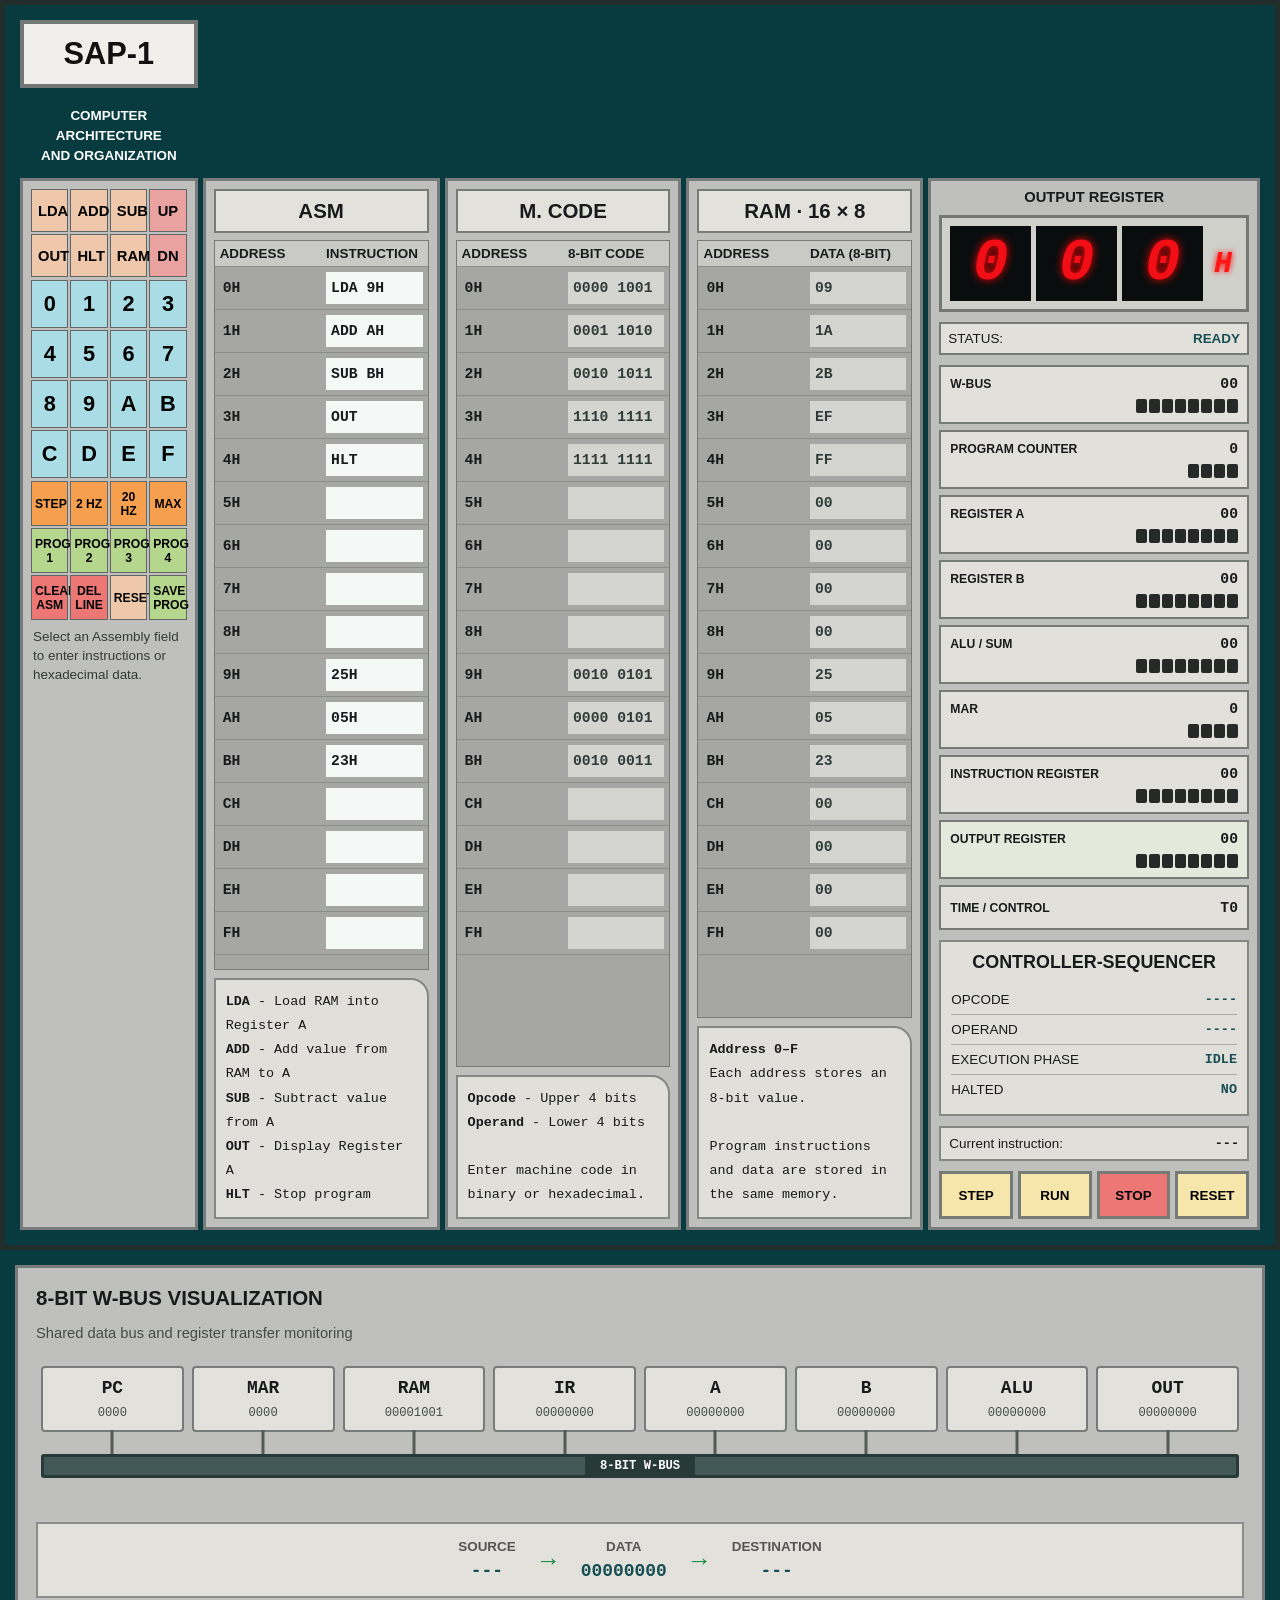
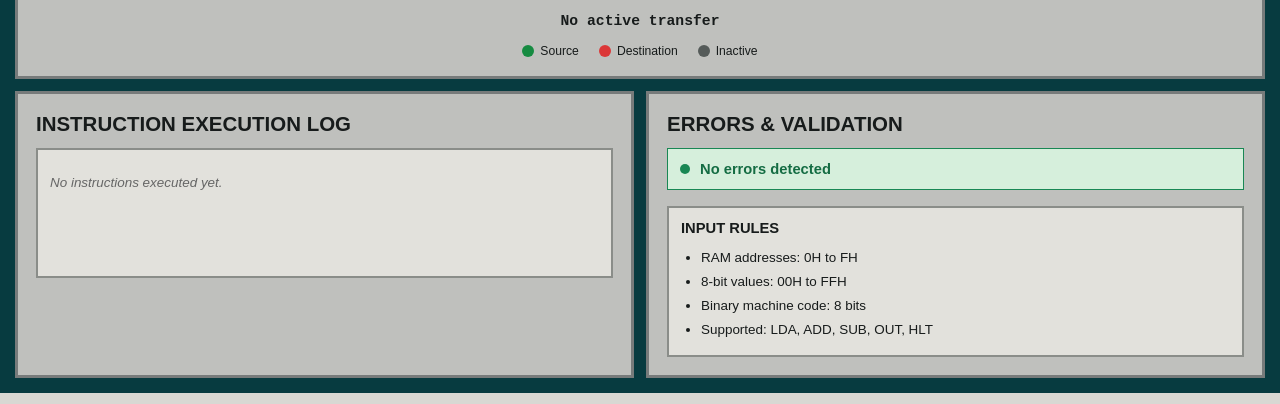
<file: frontend/index.html>
<!doctype html>
<html lang="en">
  <head>
    <meta charset="UTF-8" />
    <meta name="viewport" content="width=device-width, initial-scale=1.0" />
    <title>SAP-1 Computer Simulator</title>
    <link rel="stylesheet" href="style.css" />
  </head>
  <body>
    <main class="computer">
      <header class="brand">
        <div class="logo">SAP-1</div>
        <p>COMPUTER ARCHITECTURE<br />AND ORGANIZATION</p>
      </header>

      <!-- KEYPAD -->
      <section class="keypad panel">
        <div class="instruction-keys">
          <button data-instruction="LDA">LDA</button>
          <button data-instruction="ADD">ADD</button>
          <button data-instruction="SUB">SUB</button>
          <button class="pink" data-action="up">UP</button>

          <button data-instruction="OUT">OUT</button>
          <button data-instruction="HLT">HLT</button>
          <button data-action="ram">RAM</button>
          <button class="pink" data-action="down">DN</button>
        </div>

        <div class="hex-keys">
          <button data-hex="0">0</button>
          <button data-hex="1">1</button>
          <button data-hex="2">2</button>
          <button data-hex="3">3</button>
          <button data-hex="4">4</button>
          <button data-hex="5">5</button>
          <button data-hex="6">6</button>
          <button data-hex="7">7</button>
          <button data-hex="8">8</button>
          <button data-hex="9">9</button>
          <button data-hex="A">A</button>
          <button data-hex="B">B</button>
          <button data-hex="C">C</button>
          <button data-hex="D">D</button>
          <button data-hex="E">E</button>
          <button data-hex="F">F</button>
        </div>

        <div class="utility-keys">
          <button class="orange" data-action="step">STEP</button>
          <button class="orange" data-speed="500">2 HZ</button>
          <button class="orange" data-speed="50">20 HZ</button>
          <button class="orange" data-speed="0">MAX</button>

          <button class="green" data-program="1">PROG 1</button>
          <button class="green" data-program="2">PROG 2</button>
          <button class="green" data-program="3">PROG 3</button>
          <button class="green" data-program="4">PROG 4</button>

          <button class="red" data-action="clear">CLEAR ASM</button>
          <button class="red" data-action="delete">DEL LINE</button>
          <button data-action="reset">RESET</button>
          <button class="green" data-action="save">SAVE PROG</button>
        </div>

        <p class="keypad-help">
          Select an Assembly field to enter instructions or hexadecimal data.
        </p>
      </section>

      <!-- ASSEMBLY -->
      <section class="table-panel panel asm-panel">
        <h2>ASM</h2>
        <div class="table-scroll">
          <table>
            <thead>
              <tr>
                <th>ADDRESS</th>
                <th>INSTRUCTION</th>
              </tr>
            </thead>
            <tbody id="asm-table">
              <tr>
                <td>0H</td>
                <td><input id="Asm_0h" value="LDA 9H" /></td>
              </tr>
              <tr>
                <td>1H</td>
                <td><input id="Asm_1h" value="ADD AH" /></td>
              </tr>
              <tr>
                <td>2H</td>
                <td><input id="Asm_2h" value="SUB BH" /></td>
              </tr>
              <tr>
                <td>3H</td>
                <td><input id="Asm_3h" value="OUT" /></td>
              </tr>
              <tr>
                <td>4H</td>
                <td><input id="Asm_4h" value="HLT" /></td>
              </tr>
              <tr>
                <td>5H</td>
                <td><input id="Asm_5h" /></td>
              </tr>
              <tr>
                <td>6H</td>
                <td><input id="Asm_6h" /></td>
              </tr>
              <tr>
                <td>7H</td>
                <td><input id="Asm_7h" /></td>
              </tr>
              <tr>
                <td>8H</td>
                <td><input id="Asm_8h" /></td>
              </tr>
              <tr>
                <td>9H</td>
                <td><input id="Asm_9h" value="25H" /></td>
              </tr>
              <tr>
                <td>AH</td>
                <td><input id="Asm_ah" value="05H" /></td>
              </tr>
              <tr>
                <td>BH</td>
                <td><input id="Asm_bh" value="23H" /></td>
              </tr>
              <tr>
                <td>CH</td>
                <td><input id="Asm_ch" /></td>
              </tr>
              <tr>
                <td>DH</td>
                <td><input id="Asm_dh" /></td>
              </tr>
              <tr>
                <td>EH</td>
                <td><input id="Asm_eh" /></td>
              </tr>
              <tr>
                <td>FH</td>
                <td><input id="Asm_fh" /></td>
              </tr>
            </tbody>
          </table>
        </div>
        <div class="notes">
          <b>LDA</b> - Load RAM into Register A<br />
          <b>ADD</b> - Add value from RAM to A<br />
          <b>SUB</b> - Subtract value from A<br />
          <b>OUT</b> - Display Register A<br />
          <b>HLT</b> - Stop program
        </div>
      </section>

      <!-- MACHINE CODE -->
      <section class="table-panel panel code-panel">
        <h2>M. CODE</h2>
        <div class="table-scroll">
          <table>
            <thead>
              <tr>
                <th>ADDRESS</th>
                <th>8-BIT CODE</th>
              </tr>
            </thead>
            <tbody id="code-table">
                <tr>
                    <td>0H</td>
                    <td><input id="Mc_0h" value="0000 1001" readonly /></td>
                </tr>
                <tr>
                    <td>1H</td>
                    <td><input id="Mc_1h" value="0001 1010" readonly /></td>
                </tr>
                <tr>
                    <td>2H</td>
                    <td><input id="Mc_2h" value="0010 1011" readonly /></td>
                </tr>
                <tr>
                    <td>3H</td>
                    <td><input id="Mc_3h" value="1110 1111" readonly /></td>
                </tr>
                <tr>
                    <td>4H</td>
                    <td><input id="Mc_4h" value="1111 1111" readonly /></td>
                </tr>
                <tr>
                    <td>5H</td>
                    <td><input id="Mc_5h" readonly /></td>
                </tr>
                <tr>
                    <td>6H</td>
                    <td><input id="Mc_6h" readonly /></td>
                </tr>
                <tr>
                    <td>7H</td>
                    <td><input id="Mc_7h" readonly /></td>
                </tr>
                <tr>
                    <td>8H</td>
                    <td><input id="Mc_8h" readonly /></td>
                </tr>
                <tr>
                    <td>9H</td>
                    <td><input id="Mc_9h" value="0010 0101" readonly /></td>
                </tr>
                <tr>
                    <td>AH</td>
                    <td><input id="Mc_ah" value="0000 0101" readonly /></td>
                </tr>
                <tr>
                    <td>BH</td>
                    <td><input id="Mc_bh" value="0010 0011" readonly /></td>
                </tr>
                <tr>
                    <td>CH</td>
                    <td><input id="Mc_ch" readonly /></td>
                </tr>
                <tr>
                    <td>DH</td>
                    <td><input id="Mc_dh" readonly /></td>
                </tr>
                <tr>
                    <td>EH</td>
                    <td><input id="Mc_eh" readonly /></td>
                </tr>
                <tr>
                    <td>FH</td>
                    <td><input id="Mc_fh" readonly /></td>
                </tr>
            </tbody>
          </table>
        </div>
        <div class="notes">
          <b>Opcode</b> - Upper 4 bits<br />
          <b>Operand</b> - Lower 4 bits<br /><br />
          Enter machine code in binary or hexadecimal.
        </div>
      </section>

      <!-- RAM -->
      <section class="table-panel panel ram-panel">
        <h2>RAM · 16 × 8</h2>
        <div class="table-scroll">
          <table>
            <thead>
              <tr>
                <th>ADDRESS</th>
                <th>DATA (8-BIT)</th>
              </tr>
            </thead>
            <tbody id="ram-table">
              <tr>
                  <td>0H</td>
                  <td><input id="Ram_0h" value="09" readonly /></td>
              </tr>
              <tr>
                  <td>1H</td>
                  <td><input id="Ram_1h" value="1A" readonly /></td>
              </tr>
              <tr>
                  <td>2H</td>
                  <td><input id="Ram_2h" value="2B" readonly /></td>
              </tr>
              <tr>
                  <td>3H</td>
                  <td><input id="Ram_3h" value="EF" readonly /></td>
              </tr>
              <tr>
                  <td>4H</td>
                  <td><input id="Ram_4h" value="FF" readonly /></td>
              </tr>
              <tr>
                  <td>5H</td>
                  <td><input id="Ram_5h" value="00" readonly /></td>
              </tr>
              <tr>
                  <td>6H</td>
                  <td><input id="Ram_6h" value="00" readonly /></td>
              </tr>
              <tr>
                  <td>7H</td>
                  <td><input id="Ram_7h" value="00" readonly /></td>
              </tr>
              <tr>
                  <td>8H</td>
                  <td><input id="Ram_8h" value="00" readonly /></td>
              </tr>
              <tr>
                  <td>9H</td>
                  <td><input id="Ram_9h" value="25" readonly /></td>
              </tr>
              <tr>
                  <td>AH</td>
                  <td><input id="Ram_ah" value="05" readonly /></td>
              </tr>
              <tr>
                  <td>BH</td>
                  <td><input id="Ram_bh" value="23" readonly /></td>
              </tr>
              <tr>
                  <td>CH</td>
                  <td><input id="Ram_ch" value="00" readonly /></td>
              </tr>
              <tr>
                  <td>DH</td>
                  <td><input id="Ram_dh" value="00" readonly /></td>
              </tr>
              <tr>
                  <td>EH</td>
                  <td><input id="Ram_eh" value="00" readonly /></td>
              </tr>
              <tr>
                  <td>FH</td>
                  <td><input id="Ram_fh" value="00" readonly /></td>
              </tr>
          </tbody>
          </table>
        </div>
        <div class="notes">
          <b>Address 0–F</b><br />
          Each address stores an 8-bit value.<br /><br />
          Program instructions and data are stored in the same memory.
        </div>
      </section>

      <!-- MONITOR -->
      <section class="monitor panel">
        <div class="display-label">OUTPUT REGISTER</div>
        <div class="digital-display">
          <span id="display-2">0</span>
          <span id="display-1">0</span>
          <span id="display-0">0</span>
          <span class="hex-suffix">H</span>
        </div>

        <div class="status-panel">
          <span>STATUS:</span>
          <strong id="status">READY</strong>
        </div>

        <div class="register-list">
          <div class="signal" data-register="bus">
            <span>W-BUS</span>
            <div class="bits" id="bus-bits"></div>
            <b id="bus-value">00</b>
          </div>

          <div class="signal" data-register="pc">
            <span>PROGRAM COUNTER</span>
            <div class="bits" id="pc-bits"></div>
            <b id="pc-value">0</b>
          </div>

          <div class="signal" data-register="a">
            <span>REGISTER A</span>
            <div class="bits" id="a-bits"></div>
            <b id="a-value">00</b>
          </div>

          <div class="signal" data-register="b">
            <span>REGISTER B</span>
            <div class="bits" id="b-bits"></div>
            <b id="b-value">00</b>
          </div>

          <div class="signal" data-register="alu">
            <span>ALU / SUM</span>
            <div class="bits" id="alu-bits"></div>
            <b id="alu-value">00</b>
          </div>

          <div class="signal" data-register="mar">
            <span>MAR</span>
            <div class="bits" id="mar-bits"></div>
            <b id="mar-value">0</b>
          </div>

          <div class="signal" data-register="ir">
            <span>INSTRUCTION REGISTER</span>
            <div class="bits" id="ir-bits"></div>
            <b id="ir-value">00</b>
          </div>

          <!-- OUTPUT REGISTER -->
          <div class="signal" data-register="out">
            <span>OUTPUT REGISTER</span>

            <div class="bits" id="out-bits">
              <i></i>
              <i></i>
              <i></i>
              <i></i>
              <i></i>
              <i></i>
              <i></i>
              <i></i>
            </div>

            <b id="out-value">00</b>
          </div>

          <div class="signal" data-register="control">
            <span>TIME / CONTROL</span>
            <b id="control-value">T0</b>
          </div>
        </div>

        <!-- CONTROLLER-SEQUENCER DETAILS -->
        <div class="controller-details">
          <h3>CONTROLLER-SEQUENCER</h3>

          <div class="controller-row">
            <span>OPCODE</span>
            <strong id="opcode-value">----</strong>
          </div>

          <div class="controller-row">
            <span>OPERAND</span>
            <strong id="operand-value">----</strong>
          </div>

          <div class="controller-row">
            <span>EXECUTION PHASE</span>
            <strong id="phase-value">IDLE</strong>
          </div>

          <div class="controller-row">
            <span>HALTED</span>
            <strong id="halted-value">NO</strong>
          </div>
        </div>

        <div class="execution-info">
          <span>Current instruction:</span>
          <strong id="current-instruction">---</strong>
        </div>

        <div class="transport">
          <button data-action="step">STEP</button>
          <button data-action="run">RUN</button>
          <button class="stop" data-action="stop">STOP</button>
          <button data-action="reset">RESET</button>
        </div>
      </section>
    </main>

    <!-- ADDITIONAL SAP-1 MONITORING PANELS -->
    <div class="extensions">
      <!-- W-BUS VISUALIZATION -->
      <section class="extension-panel bus-visual">
        <h2>8-BIT W-BUS VISUALIZATION</h2>

        <p class="extension-description">
          Shared data bus and register transfer monitoring
        </p>

        <div class="bus-board">
          <div class="bus-components">
            <div class="bus-node" id="wire-pc">
              <strong>PC</strong>
              <small>0000</small>
            </div>

            <div class="bus-node" id="wire-mar">
              <strong>MAR</strong>
              <small>0000</small>
            </div>

            <div class="bus-node" id="wire-ram">
              <strong>RAM</strong>
              <small>00000000</small>
            </div>

            <div class="bus-node" id="wire-ir">
              <strong>IR</strong>
              <small>00000000</small>
            </div>

            <div class="bus-node" id="wire-a">
              <strong>A</strong>
              <small>00000000</small>
            </div>

            <div class="bus-node" id="wire-b">
              <strong>B</strong>
              <small>00000000</small>
            </div>

            <div class="bus-node" id="wire-alu">
              <strong>ALU</strong>
              <small>00000000</small>
            </div>

            <div class="bus-node" id="wire-out">
              <strong>OUT</strong>
              <small>00000000</small>
            </div>
          </div>

          <!-- MAIN SHARED BUS -->
          <div class="bus-backbone" id="bus-backbone">
            <span>8-BIT W-BUS</span>
          </div>
        </div>

        <!-- ACTIVE TRANSFER INFORMATION -->
        <div class="transfer-monitor">
          <div class="transfer-item">
            <span>SOURCE</span>
            <strong id="bus-source">---</strong>
          </div>

          <span class="transfer-arrow">→</span>

          <div class="transfer-item">
            <span>DATA</span>
            <strong id="bus-data">00000000</strong>
          </div>

          <span class="transfer-arrow">→</span>

          <div class="transfer-item">
            <span>DESTINATION</span>
            <strong id="bus-destination">---</strong>
          </div>
        </div>

        <p class="bus-message" id="bus-transfer-message">No active transfer</p>

        <div class="bus-legend">
          <span><i class="legend-source"></i> Source</span>
          <span><i class="legend-destination"></i> Destination</span>
          <span><i class="legend-inactive"></i> Inactive</span>
        </div>
      </section>

      <!-- EXECUTION LOG -->
      <section class="extension-panel">
        <h2>INSTRUCTION EXECUTION LOG</h2>

        <div class="log-container">
          <ol id="execution-log"></ol>

          <p id="log-placeholder">No instructions executed yet.</p>
        </div>
      </section>

      <!-- ERROR AND VALIDATION PANEL -->
      <section class="extension-panel">
        <h2>ERRORS & VALIDATION</h2>

        <!-- DEFAULT STATUS -->
        <div class="validation-status" id="validation-status">
          <span class="status-indicator"></span>
          No errors detected
        </div>

        <!-- ERROR MESSAGE -->
        <div class="error-box" id="error-box" role="alert" hidden>
          <strong id="error-title"> Invalid Input </strong>

          <p id="error-message">Please check the entered value.</p>
        </div>

        <div class="validation-guide">
          <h3>INPUT RULES</h3>

          <ul>
            <li>RAM addresses: 0H to FH</li>
            <li>8-bit values: 00H to FFH</li>
            <li>Binary machine code: 8 bits</li>
            <li>Supported: LDA, ADD, SUB, OUT, HLT</li>
          </ul>
        </div>
      </section>
    </div>

    <script src="script.js"></script>
  </body>
</html>
</file>
<file: frontend/style.css>
:root {
  --case: #073b40;
  --panel: #bfc0bd;
  --light: #e2e1dc;
  --blue: #a9dce4;
  --peach: #efc7aa;
  --pink: #eaa2a1;
  --orange: #f6a04f;
  --green: #b4d68d;
  --red: #ed7775;

  --fs-xs: clamp(12px, 0.95vw, 14px);
  --fs-sm: clamp(13px, 1.05vw, 15px);
  --fs-md: clamp(14px, 1.15vw, 16px);
  --fs-lg: clamp(16px, 1.4vw, 20px);
  --fs-xl: clamp(18px, 1.6vw, 22px);
}

* {
  box-sizing: border-box;
}

html {
  -webkit-text-size-adjust: 100%;
  text-size-adjust: 100%;
}

html,
body {
  width: 100%;
  min-height: 100%;
  margin: 0;
}

body {
  padding: 0;
  background: #d8d8d3;
  font-family: Arial, sans-serif;
  font-size: var(--fs-md);
  color: #171b1b;
  overflow-x: hidden;
}

img,
svg {
  max-width: 100%;
  height: auto;
}

/* =========================================
   MAIN SAP-1 EMULATOR (DESKTOP LAYOUT)
========================================= */

.computer {
  width: 100%;
  min-height: 100vh;
  min-height: 100dvh;
  margin: 0;
  padding: 15px;
  display: grid;
  grid-template-columns:
    minmax(145px, 0.78fr)
    repeat(3, minmax(190px, 1fr))
    minmax(245px, 1.22fr);
  grid-template-rows: auto 1fr;
  grid-template-areas:
    "brand  .   .    .   ."
    "keypad asm code ram monitor";
  align-items: stretch;
  column-gap: 5px;
  row-gap: 12px;

  background: var(--case);
  border: 5px solid #222d2c;
  box-shadow: 0 8px 22px #0003;
}

.panel {
  min-width: 0;
  padding: 8px;
  background: var(--panel);
  border: 3px solid #777b7b;
}

/* ---------- BRAND ---------- */

.brand {
  grid-area: brand;
  display: flex;
  flex-direction: column;
  align-items: center;
  gap: 18px;
  color: white;
}

.logo {
  width: 100%;
  padding: 12px;
  text-align: center;
  color: #111;
  background: #f0efeb;
  border: 4px solid #737775;
  font-size: clamp(26px, 2.4vw, 36px);
  font-weight: 900;
}

.brand p {
  margin: 0;
  text-align: center;
  font-size: var(--fs-sm);
  font-weight: bold;
  line-height: 1.5;
}

/* ---------- KEYPAD ---------- */

.keypad {
  grid-area: keypad;
  display: flex;
  flex-direction: column;
  gap: 3px;
  align-self: stretch;
}

.instruction-keys,
.hex-keys,
.utility-keys {
  display: grid;
  grid-template-columns: repeat(4, 1fr);
  gap: 2px;
}

button {
  cursor: pointer;
  font-family: Arial, sans-serif;
  touch-action: manipulation;
}

button:active {
  transform: translateY(1px);
  filter: brightness(0.92);
}

.keypad button {
  min-width: 0;
  min-height: 43px;
  border: 1px solid #626765;
  background: var(--peach);
  font-size: var(--fs-md);
  font-weight: bold;
}

.keypad .pink {
  background: var(--pink);
}

.hex-keys button {
  min-height: 48px;
  background: var(--blue);
  font-size: clamp(18px, 1.7vw, 25px);
}

.utility-keys button {
  min-height: 45px;
  padding: 3px;
  font-size: var(--fs-xs);
}

.orange {
  background: var(--orange) !important;
}
.green {
  background: var(--green) !important;
}
.red {
  background: var(--red) !important;
}

button[data-speed].active {
  outline: 3px solid #174e52;
  outline-offset: -3px;
}

.keypad-help {
  margin: 5px 2px 0;
  font-size: var(--fs-sm);
  line-height: 1.4;
  color: #343a38;
}

/* ---------- TABLE PANELS (ASM, M.CODE, RAM) ---------- */

.table-panel {
  display: flex;
  flex-direction: column;
  min-height: 650px;
  align-self: stretch;
  margin: 0;
}

.asm-panel {
  grid-area: asm;
}
.code-panel {
  grid-area: code;
}
.ram-panel {
  grid-area: ram;
}

.table-panel h2 {
  margin: 0 0 7px;
  padding: 8px;
  text-align: center;
  background: var(--light);
  border: 2px solid #777b78;
  font-size: var(--fs-xl);
}

.table-scroll {
  flex: 1;
  min-height: 0;
  overflow: auto;
  -webkit-overflow-scrolling: touch;
  background: #a6a7a4;
  border: 1px solid #777a77;
}

table {
  width: 100%;
  border-collapse: collapse;
  table-layout: fixed;
  font-family: monospace;
  font-size: var(--fs-md);
}

th,
td {
  padding: 5px;
  border-bottom: 1px solid #8a8d89;
  text-align: left;
}

th {
  position: sticky;
  top: 0;
  z-index: 1;
  background: #c9cac6;
  font-family: Arial, sans-serif;
  font-size: var(--fs-sm);
}

td:first-child {
  width: 45px;
  padding-left: 8px;
  font-weight: bold;
}

td input {
  width: 100%;
  min-width: 0;
  padding: 8px 5px;
  border: none;
  outline: none;
  background: transparent;
  font-family: monospace;
  font-size: var(--fs-md);
  font-weight: bold;
}

td input:focus {
  background: white;
  border-bottom: 1px solid #174e52;
}

/* ASSEMBLY AND MACHINE CODE - READ ONLY */

#code-table input[readonly] {
    background: #d4d5d0;
    color: #303c3a;
    cursor: default;
}
#code-table input[readonly]:focus {
    background: #d4d5d0;
    border-bottom: none;
}

/* ASSEMBLY - EDITABLE */

#asm-table input {
    background: #f4f8f6;
    color: #171b1b;
    cursor: text;
}

#asm-table input:focus {
    background: #ffffff;
    border-bottom: 2px solid #174e52;
}


/* MACHINE CODE AND RAM - READ ONLY */

#code-table input[readonly],
#ram-table input[readonly] {
    background: #d4d5d0;
    color: #303c3a;
    cursor: default;
}

#code-table input[readonly]:focus,
#ram-table input[readonly]:focus {
    background: #d4d5d0;
    border-bottom: none;
}

td input.invalid,
td input:invalid {
  background: #ffd2d0;
  outline: 1px solid #b3261e;
}

tr.active-row {
  background: #f8e3a8;
}

.notes {
  min-height: 112px;
  margin-top: 8px;
  padding: 10px;
  border: 2px solid #858985;
  border-radius: 0 18px 0 0;
  background: #e0dfd9;
  font: var(--fs-sm)/1.8 monospace;
}

/* ---------- MONITOR ---------- */

.monitor {
  grid-area: monitor;
  display: flex;
  flex-direction: column;
  gap: 10px;
  align-self: stretch;
}

.display-label {
  text-align: center;
  font-size: var(--fs-md);
  font-weight: bold;
}

.digital-display {
  display: grid;
  grid-template-columns: repeat(3, minmax(0, 1fr)) 30px;
  gap: 5px;
  padding: 8px;
  background: #d0d0cb;
  border: 3px solid #737875;
}

.digital-display span {
  display: grid;
  min-height: 75px;
  place-items: center;
  background: #090d0e;
  color: #f10e16;
  text-shadow: 0 0 8px red;
  font: italic bold clamp(44px, 4.6vw, 70px) monospace;
}

.status-panel {
  display: flex;
  justify-content: space-between;
  align-items: center;
  padding: 7px;
  border: 2px solid #777b78;
  background: #e1e0db;
  font-size: var(--fs-sm);
}

#status {
  color: #174e52;
}

#status.running {
  color: #176b2c;
}

#status.halted,
#status.error {
  color: #bd2828;
}

.register-list {
  display: grid;
  gap: 6px;
}

.signal {
  display: grid;
  grid-template-columns: minmax(0, 1fr) auto;
  gap: 7px;
  align-items: center;
  min-height: 45px;
  padding: 9px;
  border: 2px solid #777b78;
  background: #e1e0db;
}

.signal span {
  grid-column: 1;
  min-width: 0;
  font-size: var(--fs-xs);
  font-weight: bold;
}

.signal b {
  grid-column: 2;
  grid-row: 1;
  min-width: 22px;
  text-align: right;
  font: bold var(--fs-md) monospace;
}

.signal .bits {
  grid-column: 1 / -1;
  justify-content: flex-end;
}

.signal.active {
  outline: 2px solid #e28c35;
  background: #fff0d5;
}

.signal[data-register="out"] {
  background: #e4eadb;
}

.bits {
  display: flex;
  flex-wrap: wrap;
  gap: 2px;
}

.bits i {
  width: 11px;
  height: 14px;
  border-radius: 2px;
  background: #252a29;
}

.bits i.lit {
  background: red;
  box-shadow: 0 0 5px red;
}

.signal[data-register="out"] .bits i.lit {
  background: #ff1717;
  box-shadow: 0 0 6px red;
}

.execution-info {
  display: flex;
  justify-content: space-between;
  flex-wrap: wrap;
  gap: 5px;
  padding: 8px;
  background: #e0dfd9;
  border: 2px solid #858985;
  font-size: var(--fs-sm);
}

.execution-info strong {
  font-family: monospace;
}

.transport {
  display: grid;
  grid-template-columns: repeat(4, 1fr);
  gap: 5px;
  margin-top: auto;
}

.transport button {
  min-width: 0;
  min-height: 48px;
  padding: 4px;
  border: 3px solid #777b78;
  background: #f6e6ac;
  font-size: var(--fs-sm);
  font-weight: bold;
}

.transport .stop {
  background: var(--red);
}

/* ---------- CONTROLLER-SEQUENCER ---------- */

.controller-details {
  padding: 10px;
  background: #e0dfd9;
  border: 2px solid #858985;
}

.controller-details h3 {
  margin: 0 0 12px;
  font-size: var(--fs-lg);
  text-align: center;
}

.controller-row {
  display: flex;
  justify-content: space-between;
  align-items: center;
  gap: 8px;
  padding: 7px 0;
  border-bottom: 1px solid #aaa;
  font-size: var(--fs-sm);
}

.controller-row:last-child {
  border-bottom: none;
}

.controller-row strong {
  color: #174e52;
  font-family: monospace;
}

/* Wider monitor on large screens */
@media (min-width: 1250px) {
  .computer {
    grid-template-columns:
      minmax(155px, 0.75fr)
      repeat(3, minmax(190px, 1fr))
      minmax(300px, 1.4fr);
  }
}

/* =========================================
   ADDITIONAL PANELS
========================================= */

.extensions {
  width: 100%;
  margin: 0;
  padding: 15px;
  display: grid;
  grid-template-columns: repeat(2, minmax(0, 1fr));
  gap: 12px;
  background: var(--case);
}

.extension-panel {
  min-width: 0;
  padding: 18px;
  background: #bfc0bd;
  border: 3px solid #777b7b;
}

.extension-panel h2 {
  margin: 0 0 12px;
  font-size: var(--fs-xl);
  font-weight: bold;
}

.extension-description {
  font-size: var(--fs-md);
  color: #454b49;
}

/* ---------- W-BUS VISUALIZATION ---------- */

.bus-visual {
  grid-column: 1 / -1;
}

.bus-board {
  overflow-x: auto;
  margin-top: 20px;
  padding: 5px 5px 24px;
}

.bus-components {
  display: grid;
  grid-template-columns: repeat(8, minmax(75px, 1fr));
  gap: 8px;
  min-width: 700px;
  margin-bottom: 22px;
}

.bus-node {
  position: relative;
  display: flex;
  flex-direction: column;
  align-items: center;
  justify-content: center;
  gap: 8px;
  min-height: 65px;
  padding: 10px 5px;
  background: #e2e1dc;
  border: 2px solid #777b7b;
  border-radius: 4px;
  font-family: monospace;
}

.bus-node strong {
  font-size: var(--fs-lg);
}

.bus-node small {
  font-size: var(--fs-xs);
  color: #454b49;
  overflow-wrap: anywhere;
  text-align: center;
}

.bus-node::after {
  content: "";
  position: absolute;
  width: 3px;
  height: 24px;
  background: #555b59;
  bottom: -24px;
  left: 50%;
  transform: translateX(-50%);
}

/* Source (class names used by sap.js and the original names) */
.bus-node.active-source,
.bus-node.source-active {
  background: #d1f5df;
  border-color: #168b41;
  box-shadow: 0 0 10px #168b4155;
}

.bus-node.active-source::after,
.bus-node.source-active::after {
  background: #168b41;
}

/* Destination */
.bus-node.active-destination,
.bus-node.destination-active {
  background: #ffd6d6;
  border-color: #db3737;
  box-shadow: 0 0 10px #db373755;
}

.bus-node.active-destination::after,
.bus-node.destination-active::after {
  background: #db3737;
}

.bus-backbone {
  position: relative;
  min-width: 700px;
  height: 24px;
  background: #435958;
  border: 3px solid #273a38;
  border-radius: 3px;
  display: flex;
  align-items: center;
  justify-content: center;
}

.bus-backbone.active {
  background: #1baa64;
  box-shadow: 0 0 12px #1baa6477;
}

.bus-backbone span {
  padding: 4px 15px;
  background: #273a38;
  color: white;
  font-size: var(--fs-xs);
  font-family: monospace;
  font-weight: bold;
}

/* ---------- DATA TRANSFER DISPLAY ---------- */

.transfer-monitor {
  display: flex;
  justify-content: center;
  align-items: center;
  flex-wrap: wrap;
  gap: 20px;
  margin-top: 20px;
  padding: 15px;
  background: #e2e1dc;
  border: 2px solid #8a8d89;
}

.transfer-item {
  display: flex;
  flex-direction: column;
  align-items: center;
  gap: 7px;
  min-width: 0;
}

.transfer-item span {
  font-size: var(--fs-sm);
  font-weight: bold;
  color: #555;
}

.transfer-item strong {
  font-family: monospace;
  font-size: clamp(15px, 1.4vw, 20px);
  color: #174e52;
  overflow-wrap: anywhere;
}

.transfer-arrow {
  font-size: 25px;
  font-weight: bold;
  color: #168b41;
}

.bus-message {
  text-align: center;
  font-size: var(--fs-md);
  font-family: monospace;
  font-weight: bold;
}

.bus-legend {
  display: flex;
  justify-content: center;
  flex-wrap: wrap;
  gap: 20px;
  margin-top: 15px;
}

.bus-legend span {
  display: flex;
  align-items: center;
  gap: 6px;
  font-size: var(--fs-xs);
}

.bus-legend i {
  width: 12px;
  height: 12px;
  display: inline-block;
  border-radius: 50%;
}

.legend-source {
  background: #168b41;
}
.legend-destination {
  background: #db3737;
}
.legend-inactive {
  background: #555b59;
}

/* ---------- EXECUTION LOG ---------- */

.log-container {
  min-height: 130px;
  max-height: 250px;
  overflow-y: auto;
  padding: 12px;
  background: #e2e1dc;
  border: 2px solid #8a8d89;
}

#execution-log {
  margin: 0;
  padding-left: 22px;
  font-family: monospace;
  font-size: var(--fs-md);
}

#execution-log li {
  padding: 6px 0;
  border-bottom: 1px solid #ccc;
  overflow-wrap: anywhere;
}

#log-placeholder {
  color: #666;
  font-size: var(--fs-sm);
  font-style: italic;
}

/* ---------- ERRORS & VALIDATION ---------- */

.validation-status {
  display: flex;
  align-items: center;
  gap: 10px;
  padding: 12px;
  background: #d6efdc;
  border: 1px solid #198754;
  color: #146c43;
  font-size: var(--fs-md);
  font-weight: bold;
}

.status-indicator {
  flex: none;
  width: 10px;
  height: 10px;
  border-radius: 50%;
  background: #198754;
}

.error-box {
  margin-top: 12px;
  padding: 14px;
  background: #ffdddd;
  border: 1px solid #d63030;
  border-left: 5px solid #b3261e;
}

.error-box[hidden] {
  display: none;
}

.error-box strong {
  display: block;
  color: #a31818;
  font-size: var(--fs-lg);
}

.error-box p {
  margin-bottom: 0;
  color: #a31818;
  font-size: var(--fs-sm);
}

.validation-guide {
  margin-top: 16px;
  padding: 12px;
  background: #e2e1dc;
  border: 2px solid #8a8d89;
}

.validation-guide h3 {
  margin: 0 0 10px;
  font-size: var(--fs-md);
}

.validation-guide ul {
  margin: 0;
  padding-left: 20px;
}

.validation-guide li {
  font-size: var(--fs-sm);
  line-height: 1.8;
}

/* =========================================
   RESPONSIVE: TABLET (701px – 1100px)
   2 columns: keypad + monitor on top,
   tables below.
========================================= */

@media (max-width: 1100px) {
  .computer {
    grid-template-columns: repeat(2, minmax(0, 1fr));
    grid-template-rows: auto;
    grid-template-areas:
      "brand  brand"
      "keypad monitor"
      "asm    code"
      "ram    ram";
    column-gap: 10px;
  }

  .brand {
    flex-direction: row;
    justify-content: center;
    gap: 20px;
  }

  .logo {
    width: auto;
    padding: 10px 24px;
  }

  .table-panel {
    min-height: 0;
  }

  .table-scroll {
    max-height: 420px;
  }

  .monitor .register-list {
    grid-template-columns: repeat(2, minmax(0, 1fr));
  }

  .extensions {
    grid-template-columns: 1fr;
  }

  .bus-visual {
    grid-column: 1;
  }

  /* 8 bus nodes wrap into 2 rows of 4, so no sideways scroll */
  .bus-components {
    grid-template-columns: repeat(4, minmax(0, 1fr));
    min-width: 0;
  }

  .bus-backbone {
    min-width: 0;
  }

  .bus-node::after {
    display: none;
  }
}

/* =========================================
   RESPONSIVE: PHONE (<= 700px)
   1 column, original panel order.
========================================= */

@media (max-width: 700px) {
  .computer {
    grid-template-columns: minmax(0, 1fr);
    grid-template-areas:
      "brand"
      "keypad"
      "asm"
      "code"
      "ram"
      "monitor";
    padding: 8px;
    row-gap: 10px;
    border-width: 3px;
  }

  .brand p {
    display: none;
  }

  .table-scroll {
    max-height: 360px;
  }

  .monitor .register-list {
    grid-template-columns: 1fr;
  }

  .keypad button {
    min-height: 48px;
  }

  .hex-keys button {
    min-height: 54px;
  }

  .extensions {
    padding: 8px;
    gap: 10px;
  }

  .extension-panel {
    padding: 12px;
  }

  .transfer-monitor {
    gap: 10px;
    padding: 10px;
  }

  .transfer-arrow {
    font-size: 20px;
  }
}

/* =========================================
   RESPONSIVE: SMALL PHONE (<= 430px)
========================================= */

@media (max-width: 430px) {
  .bus-components {
    grid-template-columns: repeat(2, minmax(0, 1fr));
  }

  .utility-keys button {
    font-size: 11px;
  }

  .digital-display span {
    min-height: 62px;
  }

  .transport {
    grid-template-columns: repeat(2, 1fr);
  }

  .transfer-monitor {
    flex-direction: column;
  }

  .transfer-arrow {
    transform: rotate(90deg);
  }
}

/* HEXADECIMAL H SUFFIX */

.digital-display .hex-suffix {
    display: flex;
    align-items: center;
    justify-content: center;

    min-height: 75px;

    background: transparent;
    color: #ff1717;

    font-family: monospace;
    font-size: 30px;
    font-weight: bold;
    font-style: italic;

    text-shadow: 0 0 6px red;
}
</file>
